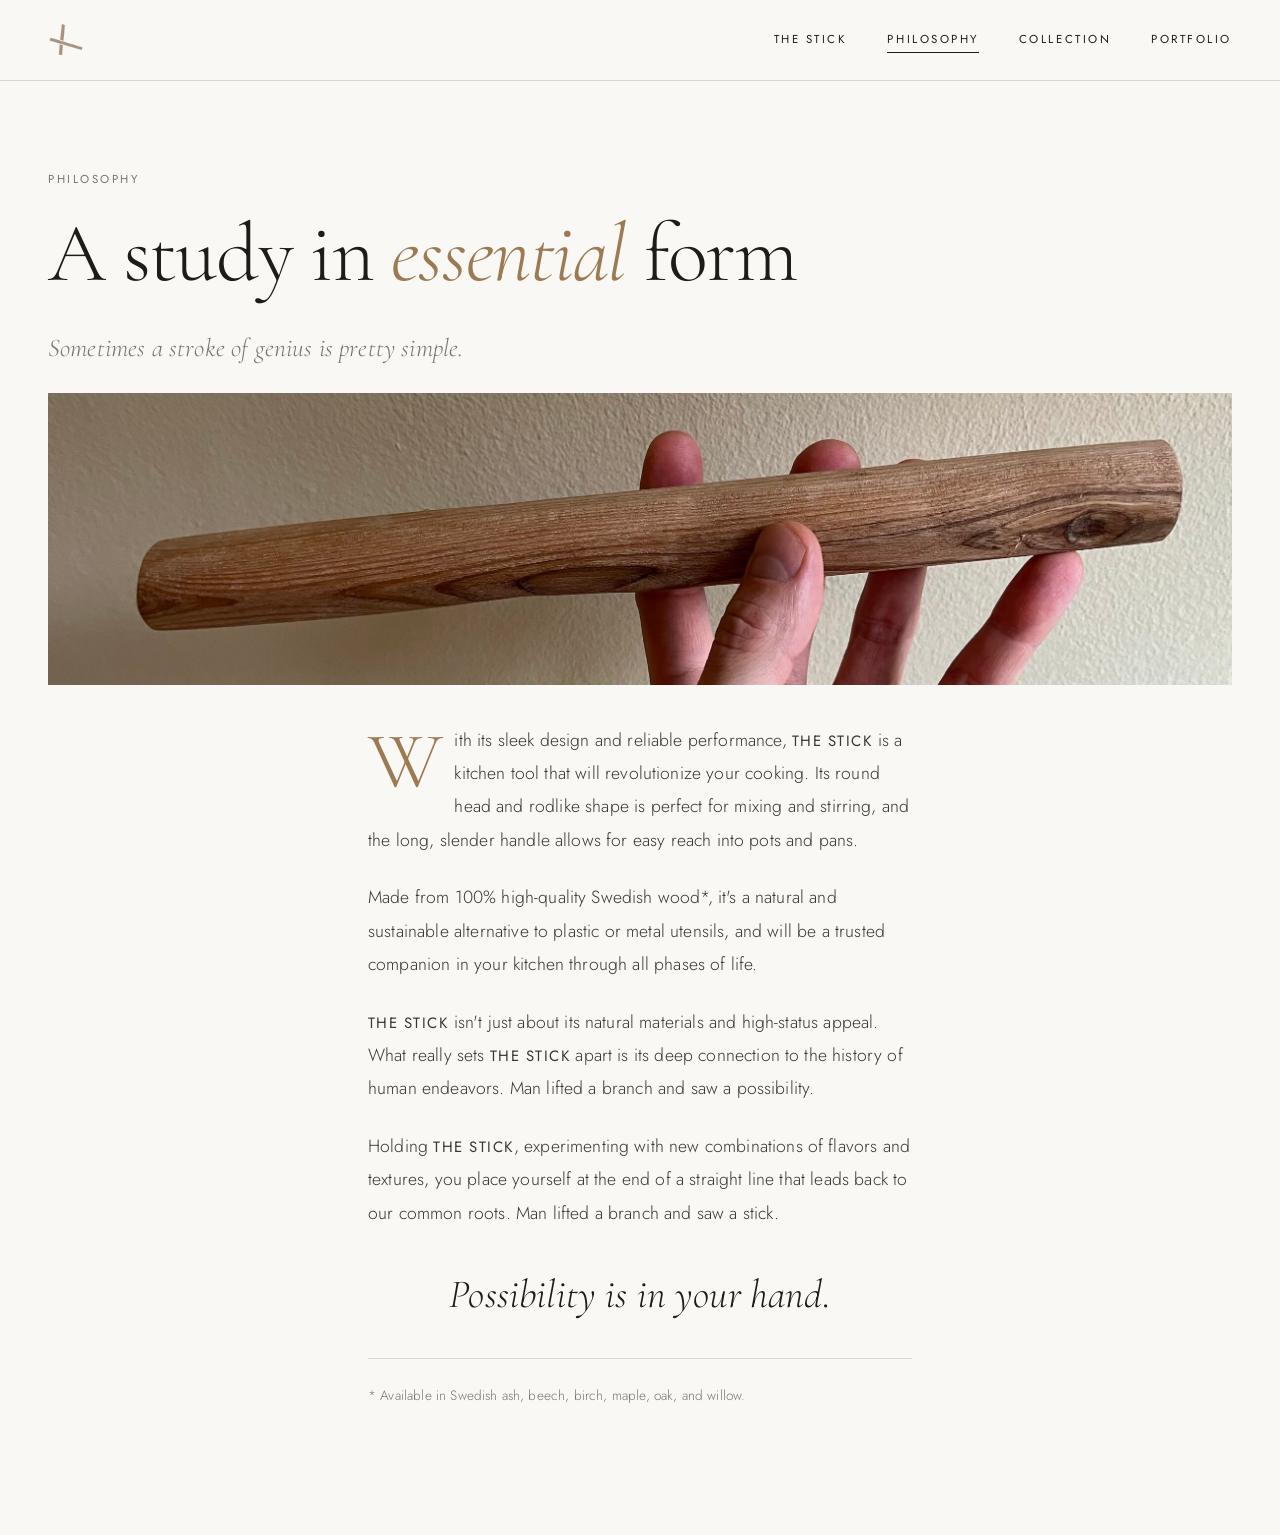
<file: philosophy.html>
<!DOCTYPE html>
<html lang="en">

<head>
    <meta charset="utf-8">
    <meta name="viewport" content="width=device-width, initial-scale=1">
    <title>The Stick - Philosophy</title>
    <link rel="preconnect" href="https://fonts.googleapis.com">
    <link rel="preconnect" href="https://fonts.gstatic.com" crossorigin>
    <link rel="stylesheet"
        href="https://fonts.googleapis.com/css2?family=Cormorant+Garamond:ital,wght@0,300;0,400;1,300;1,400&family=Jost:wght@300;400&display=swap">
    <link rel="stylesheet" href="style.css">
    <link rel="icon" type="image/png" href="img/logo.png" />
</head>

<body class="theme">
    <header class="site-header">
        <div class="wrap">
            <a href="index.html">
                <span class="sr-only">The Stick</span>
                <img src="img/logo.png" alt="">
            </a>
            <nav class="site-nav" aria-label="Global">
                <a href="index.html">The Stick</a>
                <a href="philosophy.html" aria-current="page">Philosophy</a>
                <a href="shop.html">Collection</a>
                <a href="portfolio.html">Portfolio</a>
            </nav>
        </div>
    </header>

    <main>
        <header class="wrap article-head">
            <span class="eyebrow">Philosophy</span>
            <h1 class="display">A study in <em>essential</em> form</h1>
            <p class="lede">Sometimes a stroke of genius is pretty simple.</p>
        </header>

        <div class="wrap">
            <figure class="article-image">
                <img src="img/IMG_1950-crop.jpg" alt="Fingertips balancing The Stick against a warm plaster wall">
            </figure>
        </div>

        <article class="wrap article">
            <p>With its sleek design and reliable performance, <span class="brand">The Stick</span> is a kitchen tool
                that will revolutionize your
                cooking. Its round head and rodlike shape is perfect for mixing and stirring, and the long, slender
                handle
                allows for easy reach into pots and pans.</p>
            <p>Made from 100% high-quality Swedish wood*, it's a natural and sustainable alternative to plastic or metal
                utensils, and will be a trusted companion in your kitchen through all phases of life.</p>
            <p><span class="brand">The Stick</span> isn't just about its natural materials and high-status appeal. What
                really sets <span class="brand">The Stick</span> apart
                is
                its deep connection to the history of human endeavors. Man lifted a branch and saw a possibility.</p>
            <p>Holding <span class="brand">The Stick</span>, experimenting with new combinations of flavors and
                textures, you place yourself at the
                end
                of a straight line that leads back to our common roots. Man lifted a branch and saw a stick.</p>
            <p class="closing">Possibility is in your hand.</p>
            <p class="footnote">* Available in Swedish ash, beech, birch, maple, oak, and willow.</p>
        </article>
    </main>
</body>

</html>
</file>
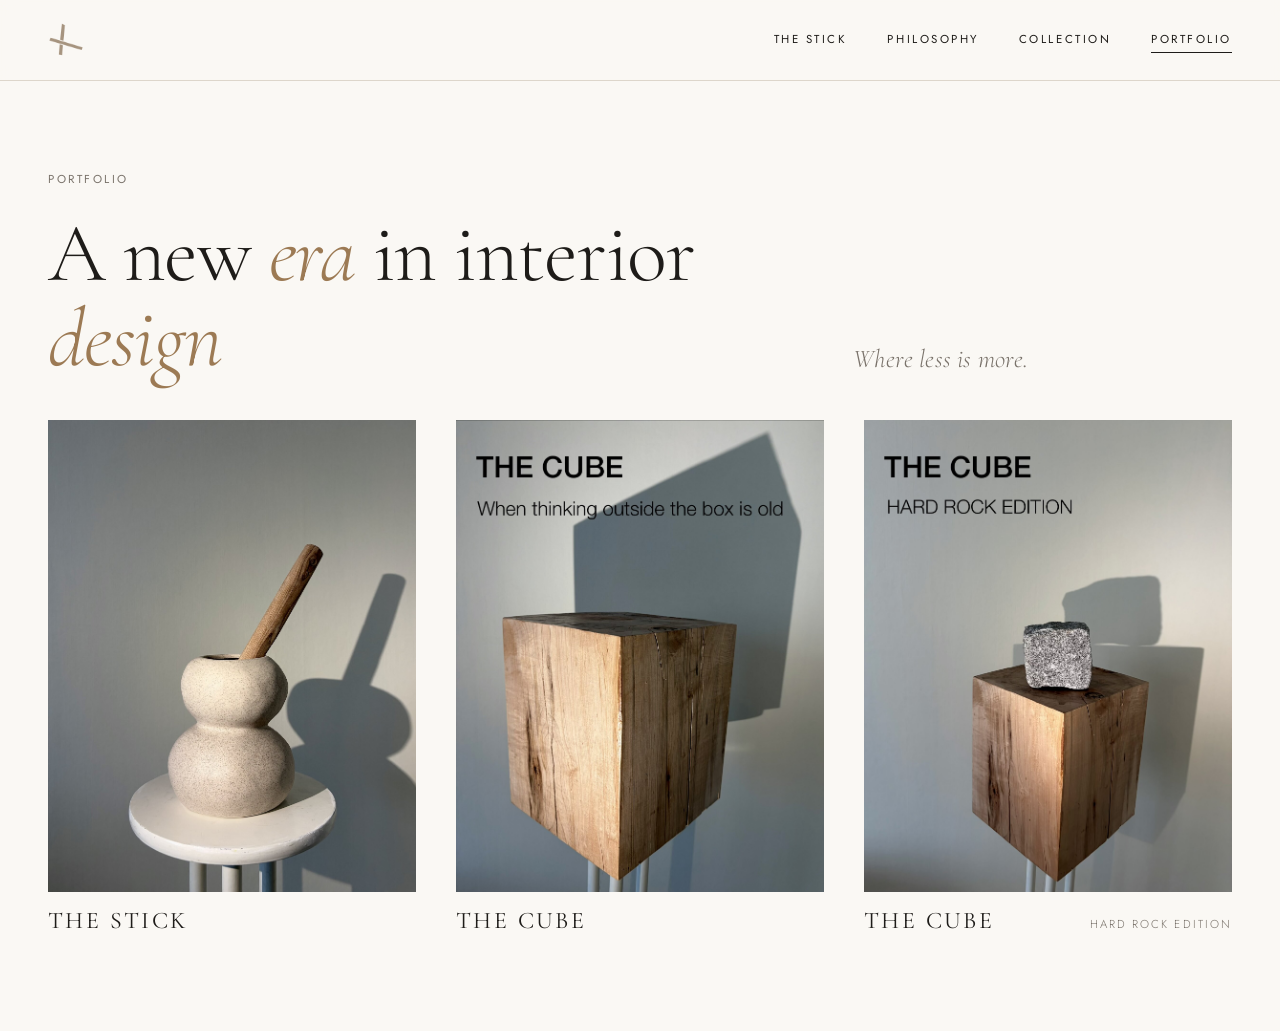
<file: portfolio.html>
<!DOCTYPE html>
<html lang="en">

<head>
    <meta charset="utf-8">
    <meta name="viewport" content="width=device-width, initial-scale=1">
    <title>The Stick - Portfolio</title>
    <link rel="preconnect" href="https://fonts.googleapis.com">
    <link rel="preconnect" href="https://fonts.gstatic.com" crossorigin>
    <link rel="stylesheet"
        href="https://fonts.googleapis.com/css2?family=Cormorant+Garamond:ital,wght@0,300;0,400;1,300;1,400&family=Jost:wght@300;400&display=swap">
    <link rel="stylesheet" href="style.css">
    <link rel="icon" type="image/png" href="img/logo.png" />
</head>

<body class="theme">
    <header class="site-header">
        <div class="wrap">
            <a href="index.html">
                <span class="sr-only">The Stick</span>
                <img src="img/logo.png" alt="">
            </a>
            <nav class="site-nav" aria-label="Global">
                <a href="index.html">The Stick</a>
                <a href="philosophy.html">Philosophy</a>
                <a href="shop.html">Collection</a>
                <a href="portfolio.html" aria-current="page">Portfolio</a>
            </nav>
        </div>
    </header>

    <main class="wrap">
        <section class="page-intro">
            <div>
                <span class="eyebrow">Portfolio</span>
                <h1 class="display">A new <em>era</em> in interior <em>design</em></h1>
            </div>
            <p class="lede">Where less is more.</p>
        </section>

        <div class="portfolio-grid">
            <figure class="work">
                <div class="work-media">
                    <img src="img/vase-web.jpg"
                        alt="A pale stoneware vase on a white pedestal, with The Stick resting in it">
                </div>
                <figcaption>
                    <h2><span class="brand">The Stick</span></h2>
                </figcaption>
            </figure>

            <figure class="work">
                <div class="work-media">
                    <img src="img/cube-crop.jpg"
                        alt="The Cube: a solid wooden block on a slender pedestal. Text: When thinking outside the box is old"
                        loading="lazy">
                </div>
                <figcaption>
                    <h2><span class="brand">The Cube</span></h2>
                </figcaption>
            </figure>

            <figure class="work">
                <div class="work-media">
                    <img src="img/rock-crop.jpg"
                        alt="The Cube, Hard Rock Edition: a small granite cube resting on top of the wooden cube"
                        loading="lazy">
                </div>
                <figcaption>
                    <h2><span class="brand">The Cube</span></h2>
                    <span class="work-note">Hard Rock Edition</span>
                </figcaption>
            </figure>
        </div>
    </main>
</body>

</html>
</file>
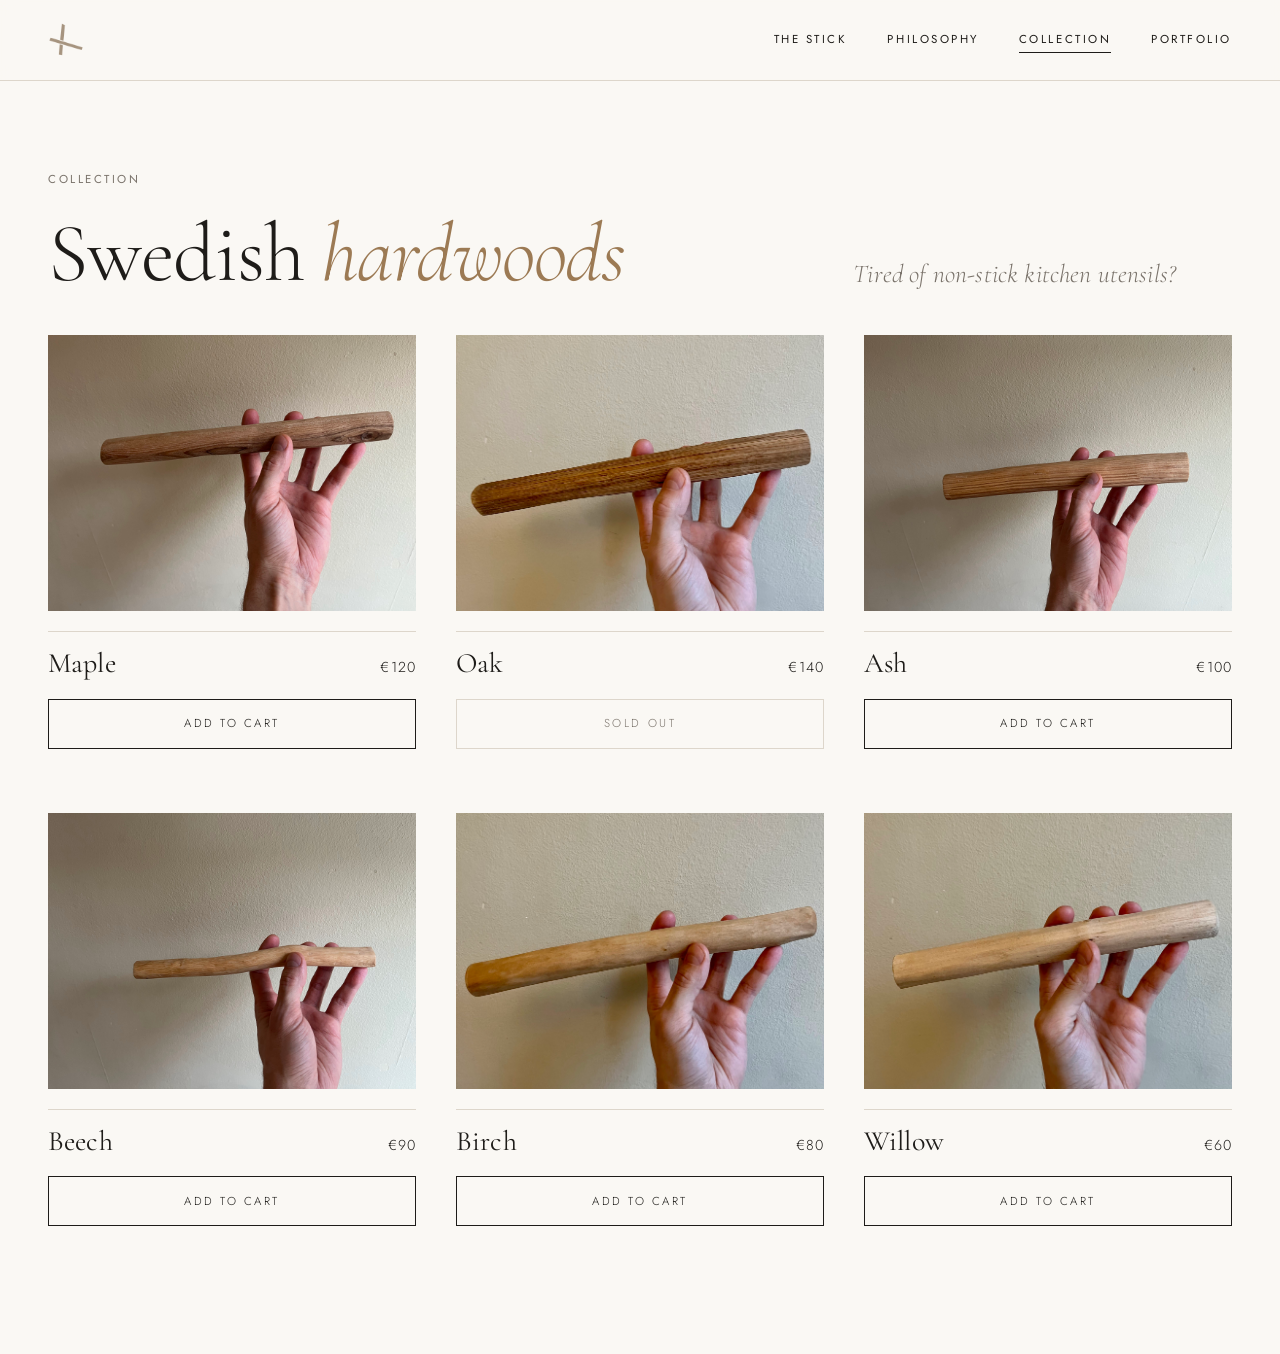
<file: shop.html>
<!DOCTYPE html>
<html lang="en">

<head>
    <meta charset="utf-8">
    <meta name="viewport" content="width=device-width, initial-scale=1">
    <title>The Stick - Collection</title>
    <link rel="preconnect" href="https://fonts.googleapis.com">
    <link rel="preconnect" href="https://fonts.gstatic.com" crossorigin>
    <link rel="stylesheet"
        href="https://fonts.googleapis.com/css2?family=Cormorant+Garamond:ital,wght@0,300;0,400;1,300;1,400&family=Jost:wght@300;400&display=swap">
    <link rel="stylesheet" href="style.css">
    <link rel="icon" type="image/png" href="img/logo.png" />
</head>

<body class="theme">
    <header class="site-header">
        <div class="wrap">
            <a href="index.html">
                <span class="sr-only">The Stick</span>
                <img src="img/logo.png" alt="">
            </a>
            <nav class="site-nav" aria-label="Global">
                <a href="index.html">The Stick</a>
                <a href="philosophy.html">Philosophy</a>
                <a href="shop.html" aria-current="page">Collection</a>
                <a href="portfolio.html">Portfolio</a>
            </nav>
        </div>
    </header>

    <main class="wrap">
        <section class="page-intro">
            <div>
                <span class="eyebrow">Collection</span>
                <h1 class="display">Swedish <em>hardwoods</em></h1>
            </div>
            <p class="lede">Tired of non-stick kitchen utensils?</p>
        </section>

        <div class="shop-grid">
            <article class="product">
                <div class="product-media"><img src="img/IMG_1950.jpg" alt="The Stick in maple" loading="lazy"></div>
                <div class="product-meta">
                    <div>
                        <h2>Maple</h2>
                    </div>
                    <span class="price">&euro;120</span>
                </div>
                <button type="button" class="add-to-cart">Add to cart</button>
            </article>

            <article class="product">
                <div class="product-media"><img src="img/IMG_1958.jpg" alt="The Stick in oak" loading="lazy"></div>
                <div class="product-meta">
                    <div>
                        <h2>Oak</h2>
                    </div>
                    <span class="price">&euro;140</span>
                </div>
                <button type="button" class="add-to-cart" disabled>Sold out</button>
            </article>

            <article class="product">
                <div class="product-media"><img src="img/IMG_1952.jpg" alt="The Stick in ash" loading="lazy"></div>
                <div class="product-meta">
                    <div>
                        <h2>Ash</h2>
                    </div>
                    <span class="price">&euro;100</span>
                </div>
                <button type="button" class="add-to-cart">Add to cart</button>
            </article>

            <article class="product">
                <div class="product-media"><img src="img/IMG_1953.jpg" alt="The Stick in beech" loading="lazy"></div>
                <div class="product-meta">
                    <div>
                        <h2>Beech</h2>
                    </div>
                    <span class="price">&euro;90</span>
                </div>
                <button type="button" class="add-to-cart">Add to cart</button>
            </article>

            <article class="product">
                <div class="product-media"><img src="img/IMG_1960.jpg" alt="The Stick in birch" loading="lazy"></div>
                <div class="product-meta">
                    <div>
                        <h2>Birch</h2>
                    </div>
                    <span class="price">&euro;80</span>
                </div>
                <button type="button" class="add-to-cart">Add to cart</button>
            </article>

            <article class="product">
                <div class="product-media"><img src="img/IMG_1961.jpg" alt="The Stick in willow" loading="lazy"></div>
                <div class="product-meta">
                    <div>
                        <h2>Willow</h2>
                    </div>
                    <span class="price">&euro;60</span>
                </div>
                <button type="button" class="add-to-cart">Add to cart</button>
            </article>
        </div>
    </main>
</body>

</html>
</file>
<file: style.css>
/*! tailwindcss v3.1.8 | MIT License | https://tailwindcss.com*/
*,
:after,
:before {
    border: 0 solid #e5e7eb;
    box-sizing: border-box
}

:after,
:before {
    --tw-content: ""
}

html {
    -webkit-text-size-adjust: 100%;
    font-family: Helvetica Neue, Arial, Noto Sans, sans-serif, Apple Color Emoji, Segoe UI Emoji, Segoe UI Symbol, Noto Color Emoji;
    line-height: 1.5;
    -moz-tab-size: 4;
    -o-tab-size: 4;
    tab-size: 4
}

body {
    line-height: inherit;
    margin: 0
}

hr {
    border-top-width: 1px;
    color: inherit;
    height: 0
}

abbr:where([title]) {
    -webkit-text-decoration: underline dotted;
    text-decoration: underline dotted
}

h1,
h2,
h3,
h4,
h5,
h6 {
    font-size: inherit;
    font-weight: inherit
}

a {
    color: inherit;
    text-decoration: inherit
}

b,
strong {
    font-weight: bolder
}

code,
kbd,
pre,
samp {
    font-family: ui-monospace, SFMono-Regular, Menlo, Monaco, Consolas, Liberation Mono, Courier New, monospace;
    font-size: 1em
}

small {
    font-size: 80%
}

sub,
sup {
    font-size: 75%;
    line-height: 0;
    position: relative;
    vertical-align: initial
}

sub {
    bottom: -.25em
}

sup {
    top: -.5em
}

table {
    border-collapse: collapse;
    border-color: inherit;
    text-indent: 0
}

button,
input,
optgroup,
select,
textarea {
    color: inherit;
    font-family: inherit;
    font-size: 100%;
    font-weight: inherit;
    line-height: inherit;
    margin: 0;
    padding: 0
}

button,
select {
    text-transform: none
}

[type=button],
[type=reset],
[type=submit],
button {
    -webkit-appearance: button;
    background-color: initial;
    background-image: none
}

:-moz-focusring {
    outline: auto
}

:-moz-ui-invalid {
    box-shadow: none
}

progress {
    vertical-align: initial
}

::-webkit-inner-spin-button,
::-webkit-outer-spin-button {
    height: auto
}

[type=search] {
    -webkit-appearance: textfield;
    outline-offset: -2px
}

::-webkit-search-decoration {
    -webkit-appearance: none
}

::-webkit-file-upload-button {
    -webkit-appearance: button;
    font: inherit
}

summary {
    display: list-item
}

blockquote,
dd,
dl,
figure,
h1,
h2,
h3,
h4,
h5,
h6,
hr,
p,
pre {
    margin: 0
}

fieldset {
    margin: 0
}

fieldset,
legend {
    padding: 0
}

menu,
ol,
ul {
    list-style: none;
    margin: 0;
    padding: 0
}

textarea {
    resize: vertical
}

input::-moz-placeholder,
textarea::-moz-placeholder {
    color: #9ca3af;
    opacity: 1
}

input::placeholder,
textarea::placeholder {
    color: #9ca3af;
    opacity: 1
}

[role=button],
button {
    cursor: pointer
}

:disabled {
    cursor: default
}

audio,
canvas,
embed,
iframe,
img,
object,
svg,
video {
    display: block;
    vertical-align: middle
}

img,
video {
    height: auto;
    max-width: 100%
}

[multiple],
[type=date],
[type=datetime-local],
[type=email],
[type=month],
[type=number],
[type=password],
[type=search],
[type=tel],
[type=text],
[type=time],
[type=url],
[type=week],
select,
textarea {
    --tw-shadow: 0 0 #0000;
    -webkit-appearance: none;
    -moz-appearance: none;
    appearance: none;
    background-color: #fff;
    border-color: #6b7280;
    border-radius: 0;
    border-width: 1px;
    font-size: 1rem;
    line-height: 1.5rem;
    padding: .5rem .75rem
}

[multiple]:focus,
[type=date]:focus,
[type=datetime-local]:focus,
[type=email]:focus,
[type=month]:focus,
[type=number]:focus,
[type=password]:focus,
[type=search]:focus,
[type=tel]:focus,
[type=text]:focus,
[type=time]:focus,
[type=url]:focus,
[type=week]:focus,
select:focus,
textarea:focus {
    --tw-ring-inset: var(--tw-empty,
            /*!*/
            /*!*/
        );
    --tw-ring-offset-width: 0px;
    --tw-ring-offset-color: #fff;
    --tw-ring-color: #2563eb;
    --tw-ring-offset-shadow: var(--tw-ring-inset) 0 0 0 var(--tw-ring-offset-width) var(--tw-ring-offset-color);
    --tw-ring-shadow: var(--tw-ring-inset) 0 0 0 calc(1px + var(--tw-ring-offset-width)) var(--tw-ring-color);
    border-color: #2563eb;
    box-shadow: var(--tw-ring-offset-shadow), var(--tw-ring-shadow), var(--tw-shadow);
    outline: 2px solid transparent;
    outline-offset: 2px
}

input::-moz-placeholder,
textarea::-moz-placeholder {
    color: #6b7280;
    opacity: 1
}

input::placeholder,
textarea::placeholder {
    color: #6b7280;
    opacity: 1
}

::-webkit-datetime-edit-fields-wrapper {
    padding: 0
}

::-webkit-date-and-time-value {
    min-height: 1.5em
}

::-webkit-datetime-edit,
::-webkit-datetime-edit-day-field,
::-webkit-datetime-edit-hour-field,
::-webkit-datetime-edit-meridiem-field,
::-webkit-datetime-edit-millisecond-field,
::-webkit-datetime-edit-minute-field,
::-webkit-datetime-edit-month-field,
::-webkit-datetime-edit-second-field,
::-webkit-datetime-edit-year-field {
    padding-bottom: 0;
    padding-top: 0
}

select {
    color-adjust: exact;
    background-image: url("data:image/svg+xml;charset=utf-8,%3Csvg xmlns='http://www.w3.org/2000/svg' fill='none' viewBox='0 0 20 20'%3E%3Cpath stroke='%236b7280' stroke-linecap='round' stroke-linejoin='round' stroke-width='1.5' d='m6 8 4 4 4-4'/%3E%3C/svg%3E");
    background-position: right .5rem center;
    background-repeat: no-repeat;
    background-size: 1.5em 1.5em;
    padding-right: 2.5rem;
    -webkit-print-color-adjust: exact;
    print-color-adjust: exact
}

[multiple] {
    color-adjust: unset;
    background-image: none;
    background-position: 0 0;
    background-repeat: unset;
    background-size: initial;
    padding-right: .75rem;
    -webkit-print-color-adjust: unset;
    print-color-adjust: unset
}

[type=checkbox],
[type=radio] {
    color-adjust: exact;
    --tw-shadow: 0 0 #0000;
    -webkit-appearance: none;
    -moz-appearance: none;
    appearance: none;
    background-color: #fff;
    background-origin: border-box;
    border-color: #6b7280;
    border-width: 1px;
    color: #2563eb;
    display: inline-block;
    flex-shrink: 0;
    height: 1rem;
    padding: 0;
    -webkit-print-color-adjust: exact;
    print-color-adjust: exact;
    -webkit-user-select: none;
    -moz-user-select: none;
    user-select: none;
    vertical-align: middle;
    width: 1rem
}

[type=checkbox] {
    border-radius: 0
}

[type=radio] {
    border-radius: 100%
}

[type=checkbox]:focus,
[type=radio]:focus {
    --tw-ring-inset: var(--tw-empty,
            /*!*/
            /*!*/
        );
    --tw-ring-offset-width: 2px;
    --tw-ring-offset-color: #fff;
    --tw-ring-color: #2563eb;
    --tw-ring-offset-shadow: var(--tw-ring-inset) 0 0 0 var(--tw-ring-offset-width) var(--tw-ring-offset-color);
    --tw-ring-shadow: var(--tw-ring-inset) 0 0 0 calc(2px + var(--tw-ring-offset-width)) var(--tw-ring-color);
    box-shadow: var(--tw-ring-offset-shadow), var(--tw-ring-shadow), var(--tw-shadow);
    outline: 2px solid transparent;
    outline-offset: 2px
}

[type=checkbox]:checked,
[type=radio]:checked {
    background-color: currentColor;
    background-position: 50%;
    background-repeat: no-repeat;
    background-size: 100% 100%;
    border-color: transparent
}

[type=checkbox]:checked {
    background-image: url("data:image/svg+xml;charset=utf-8,%3Csvg viewBox='0 0 16 16' fill='%23fff' xmlns='http://www.w3.org/2000/svg'%3E%3Cpath d='M12.207 4.793a1 1 0 0 1 0 1.414l-5 5a1 1 0 0 1-1.414 0l-2-2a1 1 0 0 1 1.414-1.414L6.5 9.086l4.293-4.293a1 1 0 0 1 1.414 0z'/%3E%3C/svg%3E")
}

[type=radio]:checked {
    background-image: url("data:image/svg+xml;charset=utf-8,%3Csvg viewBox='0 0 16 16' fill='%23fff' xmlns='http://www.w3.org/2000/svg'%3E%3Ccircle cx='8' cy='8' r='3'/%3E%3C/svg%3E")
}

[type=checkbox]:checked:focus,
[type=checkbox]:checked:hover,
[type=checkbox]:indeterminate,
[type=radio]:checked:focus,
[type=radio]:checked:hover {
    background-color: currentColor;
    border-color: transparent
}

[type=checkbox]:indeterminate {
    background-image: url("data:image/svg+xml;charset=utf-8,%3Csvg xmlns='http://www.w3.org/2000/svg' fill='none' viewBox='0 0 16 16'%3E%3Cpath stroke='%23fff' stroke-linecap='round' stroke-linejoin='round' stroke-width='2' d='M4 8h8'/%3E%3C/svg%3E");
    background-position: 50%;
    background-repeat: no-repeat;
    background-size: 100% 100%
}

[type=checkbox]:indeterminate:focus,
[type=checkbox]:indeterminate:hover {
    background-color: currentColor;
    border-color: transparent
}

[type=file] {
    background: unset;
    border-color: inherit;
    border-radius: 0;
    border-width: 0;
    font-size: unset;
    line-height: inherit;
    padding: 0
}

[type=file]:focus {
    outline: 1px solid ButtonText;
    outline: 1px auto -webkit-focus-ring-color
}

*,
:after,
:before {
    --tw-border-spacing-x: 0;
    --tw-border-spacing-y: 0;
    --tw-translate-x: 0;
    --tw-translate-y: 0;
    --tw-rotate: 0;
    --tw-skew-x: 0;
    --tw-skew-y: 0;
    --tw-scale-x: 1;
    --tw-scale-y: 1;
    --tw-pan-x: ;
    --tw-pan-y: ;
    --tw-pinch-zoom: ;
    --tw-scroll-snap-strictness: proximity;
    --tw-ordinal: ;
    --tw-slashed-zero: ;
    --tw-numeric-figure: ;
    --tw-numeric-spacing: ;
    --tw-numeric-fraction: ;
    --tw-ring-inset: ;
    --tw-ring-offset-width: 0px;
    --tw-ring-offset-color: #fff;
    --tw-ring-color: rgba(59, 130, 246, .5);
    --tw-ring-offset-shadow: 0 0 #0000;
    --tw-ring-shadow: 0 0 #0000;
    --tw-shadow: 0 0 #0000;
    --tw-shadow-colored: 0 0 #0000;
    --tw-blur: ;
    --tw-brightness: ;
    --tw-contrast: ;
    --tw-grayscale: ;
    --tw-hue-rotate: ;
    --tw-invert: ;
    --tw-saturate: ;
    --tw-sepia: ;
    --tw-drop-shadow: ;
    --tw-backdrop-blur: ;
    --tw-backdrop-brightness: ;
    --tw-backdrop-contrast: ;
    --tw-backdrop-grayscale: ;
    --tw-backdrop-hue-rotate: ;
    --tw-backdrop-invert: ;
    --tw-backdrop-opacity: ;
    --tw-backdrop-saturate: ;
    --tw-backdrop-sepia:
}

::-webkit-backdrop {
    --tw-border-spacing-x: 0;
    --tw-border-spacing-y: 0;
    --tw-translate-x: 0;
    --tw-translate-y: 0;
    --tw-rotate: 0;
    --tw-skew-x: 0;
    --tw-skew-y: 0;
    --tw-scale-x: 1;
    --tw-scale-y: 1;
    --tw-pan-x: ;
    --tw-pan-y: ;
    --tw-pinch-zoom: ;
    --tw-scroll-snap-strictness: proximity;
    --tw-ordinal: ;
    --tw-slashed-zero: ;
    --tw-numeric-figure: ;
    --tw-numeric-spacing: ;
    --tw-numeric-fraction: ;
    --tw-ring-inset: ;
    --tw-ring-offset-width: 0px;
    --tw-ring-offset-color: #fff;
    --tw-ring-color: rgba(59, 130, 246, .5);
    --tw-ring-offset-shadow: 0 0 #0000;
    --tw-ring-shadow: 0 0 #0000;
    --tw-shadow: 0 0 #0000;
    --tw-shadow-colored: 0 0 #0000;
    --tw-blur: ;
    --tw-brightness: ;
    --tw-contrast: ;
    --tw-grayscale: ;
    --tw-hue-rotate: ;
    --tw-invert: ;
    --tw-saturate: ;
    --tw-sepia: ;
    --tw-drop-shadow: ;
    --tw-backdrop-blur: ;
    --tw-backdrop-brightness: ;
    --tw-backdrop-contrast: ;
    --tw-backdrop-grayscale: ;
    --tw-backdrop-hue-rotate: ;
    --tw-backdrop-invert: ;
    --tw-backdrop-opacity: ;
    --tw-backdrop-saturate: ;
    --tw-backdrop-sepia:
}

::backdrop {
    --tw-border-spacing-x: 0;
    --tw-border-spacing-y: 0;
    --tw-translate-x: 0;
    --tw-translate-y: 0;
    --tw-rotate: 0;
    --tw-skew-x: 0;
    --tw-skew-y: 0;
    --tw-scale-x: 1;
    --tw-scale-y: 1;
    --tw-pan-x: ;
    --tw-pan-y: ;
    --tw-pinch-zoom: ;
    --tw-scroll-snap-strictness: proximity;
    --tw-ordinal: ;
    --tw-slashed-zero: ;
    --tw-numeric-figure: ;
    --tw-numeric-spacing: ;
    --tw-numeric-fraction: ;
    --tw-ring-inset: ;
    --tw-ring-offset-width: 0px;
    --tw-ring-offset-color: #fff;
    --tw-ring-color: rgba(59, 130, 246, .5);
    --tw-ring-offset-shadow: 0 0 #0000;
    --tw-ring-shadow: 0 0 #0000;
    --tw-shadow: 0 0 #0000;
    --tw-shadow-colored: 0 0 #0000;
    --tw-blur: ;
    --tw-brightness: ;
    --tw-contrast: ;
    --tw-grayscale: ;
    --tw-hue-rotate: ;
    --tw-invert: ;
    --tw-saturate: ;
    --tw-sepia: ;
    --tw-drop-shadow: ;
    --tw-backdrop-blur: ;
    --tw-backdrop-brightness: ;
    --tw-backdrop-contrast: ;
    --tw-backdrop-grayscale: ;
    --tw-backdrop-hue-rotate: ;
    --tw-backdrop-invert: ;
    --tw-backdrop-opacity: ;
    --tw-backdrop-saturate: ;
    --tw-backdrop-sepia:
}

.container {
    width: 100%
}

@media (min-width:640px) {
    .container {
        max-width: 640px
    }
}

@media (min-width:768px) {
    .container {
        max-width: 768px
    }
}

@media (min-width:1024px) {
    .container {
        max-width: 1024px
    }
}

@media (min-width:1280px) {
    .container {
        max-width: 1280px
    }
}

@media (min-width:1536px) {
    .container {
        max-width: 1536px
    }
}

.sr-only {
    clip: rect(0, 0, 0, 0);
    border-width: 0;
    height: 1px;
    margin: -1px;
    overflow: hidden;
    padding: 0;
    position: absolute;
    white-space: nowrap;
    width: 1px
}

.static {
    position: static
}

.fixed {
    position: fixed
}

.absolute {
    position: absolute
}

.relative {
    position: relative
}

.inset-0 {
    bottom: 0;
    left: 0;
    right: 0;
    top: 0
}

.top-6 {
    top: 1.5rem
}

.right-5 {
    right: 1.25rem
}

.top-2 {
    top: .5rem
}

.right-2 {
    right: .5rem
}

.right-1 {
    right: .25rem
}

.top-0 {
    top: 0
}

.-left-4 {
    left: -1rem
}

.-right-4 {
    right: -1rem
}

.z-50 {
    z-index: 50
}

.-m-3 {
    margin: -.75rem
}

.-my-4 {
    margin-bottom: -1rem;
    margin-top: -1rem
}

.mx-auto {
    margin-left: auto;
    margin-right: auto
}

.mt-2 {
    margin-top: .5rem
}

.ml-6 {
    margin-left: 1.5rem
}

.mb-4 {
    margin-bottom: 1rem
}

.mt-10 {
    margin-top: 2.5rem
}

.ml-2 {
    margin-left: .5rem
}

.mt-1 {
    margin-top: .25rem
}

.mt-3 {
    margin-top: .75rem
}

.mt-0\.5 {
    margin-top: .125rem
}

.mt-0 {
    margin-top: 0
}

.mt-11 {
    margin-top: 2.75rem
}

.ml-4 {
    margin-left: 1rem
}

.mt-14 {
    margin-top: 3.5rem
}

.mt-16 {
    margin-top: 4rem
}

.ml-1 {
    margin-left: .25rem
}

.ml-10 {
    margin-left: 2.5rem
}

.mt-4 {
    margin-top: 1rem
}

.mt-12 {
    margin-top: 3rem
}

.-mb-16 {
    margin-bottom: -4rem
}

.block {
    display: block
}

.inline {
    display: inline
}

.flex {
    display: flex
}

.table {
    display: table
}

.contents {
    display: contents
}

.hidden {
    display: none
}

.h-5 {
    height: 1.25rem
}

.h-4 {
    height: 1rem
}

.h-full {
    height: 100%
}

.h-3 {
    height: .75rem
}

.h-6 {
    height: 1.5rem
}

.h-8 {
    height: 2rem
}

.min-h-full {
    min-height: 100%
}

.min-h-\[6rem\] {
    min-height: 6rem
}

.min-h-screen {
    min-height: 100vh
}

.w-full {
    width: 100%
}

.w-5 {
    width: 1.25rem
}

.w-80 {
    width: 20rem
}

.w-4 {
    width: 1rem
}

.w-\[40rem\] {
    width: 40rem
}

.w-14 {
    width: 3.5rem
}

.w-1\/4 {
    width: 25%
}

.w-3 {
    width: .75rem
}

.w-auto {
    width: auto
}

.min-w-0 {
    min-width: 0
}

.max-w-3xl {
    max-width: 48rem
}

.max-w-2xl {
    max-width: 42rem
}

.max-w-7xl {
    max-width: 80rem
}

.max-w-md {
    max-width: 28rem
}

.flex-none {
    flex: none
}

.flex-1 {
    flex: 1 1 0%
}

.translate-y-4 {
    --tw-translate-y: 1rem
}

.translate-y-0,
.translate-y-4 {
    transform: translate(var(--tw-translate-x), var(--tw-translate-y)) rotate(var(--tw-rotate)) skewX(var(--tw-skew-x)) skewY(var(--tw-skew-y)) scaleX(var(--tw-scale-x)) scaleY(var(--tw-scale-y))
}

.translate-y-0 {
    --tw-translate-y: 0px
}

.transform {
    transform: translate(var(--tw-translate-x), var(--tw-translate-y)) rotate(var(--tw-rotate)) skewX(var(--tw-skew-x)) skewY(var(--tw-skew-y)) scaleX(var(--tw-scale-x)) scaleY(var(--tw-scale-y))
}

@-webkit-keyframes spin {
    to {
        transform: rotate(1turn)
    }
}

@keyframes spin {
    to {
        transform: rotate(1turn)
    }
}

.animate-spin {
    -webkit-animation: spin 1s linear infinite;
    animation: spin 1s linear infinite
}

.flex-col {
    flex-direction: column
}

.items-center {
    align-items: center
}

.justify-center {
    justify-content: center
}

.justify-between {
    justify-content: space-between
}

.gap-5 {
    gap: 1.25rem
}

.gap-1\.5 {
    gap: .375rem
}

.gap-1 {
    gap: .25rem
}

.gap-6 {
    gap: 1.5rem
}

.gap-4 {
    gap: 1rem
}

.gap-3 {
    gap: .75rem
}

.gap-2 {
    gap: .5rem
}

.space-y-8>:not([hidden])~:not([hidden]) {
    --tw-space-y-reverse: 0;
    margin-bottom: calc(2rem*var(--tw-space-y-reverse));
    margin-top: calc(2rem*(1 - var(--tw-space-y-reverse)))
}

.space-x-8>:not([hidden])~:not([hidden]) {
    --tw-space-x-reverse: 0;
    margin-left: calc(2rem*(1 - var(--tw-space-x-reverse)));
    margin-right: calc(2rem*var(--tw-space-x-reverse))
}

.divide-y>:not([hidden])~:not([hidden]) {
    --tw-divide-y-reverse: 0;
    border-bottom-width: calc(1px*var(--tw-divide-y-reverse));
    border-top-width: calc(1px*(1 - var(--tw-divide-y-reverse)))
}

.divide-zinc-100>:not([hidden])~:not([hidden]) {
    --tw-divide-opacity: 1;
    border-color: rgb(244 244 245/var(--tw-divide-opacity))
}

.overflow-hidden {
    overflow: hidden
}

.overflow-y-auto {
    overflow-y: auto
}

.whitespace-nowrap {
    white-space: nowrap
}

.rounded-2xl {
    border-radius: 1rem
}

.rounded-lg {
    border-radius: .5rem
}

.rounded {
    border-radius: .25rem
}

.rounded-md {
    border-radius: .375rem
}

.rounded-full {
    border-radius: 9999px
}

.border {
    border-width: 1px
}

.border-0 {
    border-width: 0
}

.border-t {
    border-top-width: 1px
}

.border-b {
    border-bottom-width: 1px
}

.border-zinc-300 {
    --tw-border-opacity: 1;
    border-color: rgb(212 212 216/var(--tw-border-opacity))
}

.border-gray-300 {
    --tw-border-opacity: 1;
    border-color: rgb(209 213 219/var(--tw-border-opacity))
}

.border-rose-400 {
    --tw-border-opacity: 1;
    border-color: rgb(251 113 133/var(--tw-border-opacity))
}

.border-zinc-200 {
    --tw-border-opacity: 1;
    border-color: rgb(228 228 231/var(--tw-border-opacity))
}

.border-zinc-100 {
    --tw-border-opacity: 1;
    border-color: rgb(244 244 245/var(--tw-border-opacity))
}

.bg-zinc-50\/90 {
    background-color: hsla(0, 0%, 98%, .9)
}

.bg-white {
    --tw-bg-opacity: 1;
    background-color: rgb(255 255 255/var(--tw-bg-opacity))
}

.bg-emerald-50 {
    --tw-bg-opacity: 1;
    background-color: rgb(215 203 205/var(--tw-bg-opacity))
}

.bg-rose-50 {
    --tw-bg-opacity: 1;
    background-color: rgb(235 220 220/var(--tw-bg-opacity))
}

.bg-rose-50 {
    --tw-bg-opacity: 1;
    background-color: rgb(245 230 230/var(--tw-bg-opacity))
}

.bg-zinc-900 {
    --tw-bg-opacity: 1;
    background-color: rgb(24 24 27/var(--tw-bg-opacity))
}

.bg-brand\/5 {
    background-color: rgba(253, 79, 0, .05)
}

.bg-gray-900 {
    --tw-bg-opacity: 1;
    background-color: rgb(17 24 39/var(--tw-bg-opacity))
}

.bg-indigo-500 {
    --tw-bg-opacity: 1;
    background-color: rgb(99 102 241/var(--tw-bg-opacity))
}

.fill-cyan-900 {
    fill: #164e63
}

.fill-rose-900 {
    fill: #881337
}

.fill-rose-500 {
    fill: #f43f5e
}

.stroke-current {
    stroke: currentColor
}

.p-4 {
    padding: 1rem
}

.p-14 {
    padding: 3.5rem
}

.p-3 {
    padding: .75rem
}

.p-2 {
    padding: .5rem
}

.p-0 {
    padding: 0
}

.py-2 {
    padding-bottom: .5rem;
    padding-top: .5rem
}

.px-3 {
    padding-left: .75rem;
    padding-right: .75rem
}

.py-\[7px\] {
    padding-bottom: 7px;
    padding-top: 7px
}

.px-\[11px\] {
    padding-left: 11px;
    padding-right: 11px
}

.px-4 {
    padding-left: 1rem;
    padding-right: 1rem
}

.py-4 {
    padding-bottom: 1rem;
    padding-top: 1rem
}

.py-3 {
    padding-bottom: .75rem;
    padding-top: .75rem
}

.px-2 {
    padding-left: .5rem;
    padding-right: .5rem
}

.py-10 {
    padding-bottom: 2.5rem;
    padding-top: 2.5rem
}

.pb-4 {
    padding-bottom: 1rem
}

.pr-6 {
    padding-right: 1.5rem
}

.pt-6 {
    padding-top: 1.5rem
}

.pt-10 {
    padding-top: 2.5rem
}

.text-left {
    text-align: left
}

.text-right {
    text-align: right
}

.text-lg {
    font-size: 1.125rem;
    line-height: 1.75rem
}

.text-sm {
    font-size: .875rem;
    line-height: 1.25rem
}

.text-\[0\.8125rem\] {
    font-size: .8125rem
}

.text-base {
    font-size: 1rem;
    line-height: 1.5rem
}

.text-4xl {
    font-size: 2.25rem;
    line-height: 2.5rem
}

.font-semibold {
    font-weight: 600
}

.font-normal {
    font-weight: 400
}

.font-medium {
    font-weight: 500
}

.font-bold {
    font-weight: 700
}

.leading-8 {
    line-height: 2rem
}

.leading-6 {
    line-height: 1.5rem
}

.leading-5 {
    line-height: 1.25rem
}

.tracking-tight {
    letter-spacing: -.025em
}

.text-zinc-800 {
    --tw-text-opacity: 1;
    color: rgb(39 39 42/var(--tw-text-opacity))
}

.text-zinc-600 {
    --tw-text-opacity: 1;
    color: rgb(82 82 91/var(--tw-text-opacity))
}

.text-zinc-900 {
    --tw-text-opacity: 1;
    color: rgb(24 24 27/var(--tw-text-opacity))
}

.text-emerald-800 {
    --tw-text-opacity: 1;
    color: rgb(6 95 70/var(--tw-text-opacity))
}

.text-rose-900 {
    --tw-text-opacity: 1;
    color: rgb(136 19 55/var(--tw-text-opacity))
}

.text-white {
    --tw-text-opacity: 1;
    color: rgb(255 255 255/var(--tw-text-opacity))
}

.text-rose-600 {
    --tw-text-opacity: 1;
    color: rgb(225 29 72/var(--tw-text-opacity))
}

.text-zinc-500 {
    --tw-text-opacity: 1;
    color: rgb(143 143 162/var(--tw-text-opacity))
}

.text-zinc-700 {
    --tw-text-opacity: 1;
    color: rgb(63 63 70/var(--tw-text-opacity))
}

.text-brand {
    --tw-text-opacity: 1;
    color: rgb(253 79 0/var(--tw-text-opacity))
}

.text-gray-500 {
    --tw-text-opacity: 1;
    color: rgb(107 114 128/var(--tw-text-opacity))
}

.text-indigo-400 {
    --tw-text-opacity: 1;
    color: rgb(129 140 248/var(--tw-text-opacity))
}

.text-gray-300 {
    --tw-text-opacity: 1;
    color: rgb(209 213 219/var(--tw-text-opacity))
}

.text-gray-900 {
    --tw-text-opacity: 1;
    color: rgb(17 24 39/var(--tw-text-opacity))
}

.placeholder-gray-500::-moz-placeholder {
    --tw-placeholder-opacity: 1;
    color: rgb(107 114 128/var(--tw-placeholder-opacity))
}

.placeholder-gray-500::placeholder {
    --tw-placeholder-opacity: 1;
    color: rgb(107 114 128/var(--tw-placeholder-opacity))
}

.opacity-20 {
    opacity: .2
}

.opacity-40 {
    opacity: .4
}

.opacity-0 {
    opacity: 0
}

.opacity-100 {
    opacity: 1
}

.shadow-lg {
    --tw-shadow: 0 10px 15px -3px rgba(0, 0, 0, .1), 0 4px 6px -4px rgba(0, 0, 0, .1);
    --tw-shadow-colored: 0 10px 15px -3px var(--tw-shadow-color), 0 4px 6px -4px var(--tw-shadow-color)
}

.shadow-lg,
.shadow-md {
    box-shadow: var(--tw-ring-offset-shadow, 0 0 #0000), var(--tw-ring-shadow, 0 0 #0000), var(--tw-shadow)
}

.shadow-md {
    --tw-shadow: 0 4px 6px -1px rgba(0, 0, 0, .1), 0 2px 4px -2px rgba(0, 0, 0, .1);
    --tw-shadow-colored: 0 4px 6px -1px var(--tw-shadow-color), 0 2px 4px -2px var(--tw-shadow-color)
}

.shadow-sm {
    --tw-shadow: 0 1px 2px 0 rgba(0, 0, 0, .05);
    --tw-shadow-colored: 0 1px 2px 0 var(--tw-shadow-color)
}

.shadow,
.shadow-sm {
    box-shadow: var(--tw-ring-offset-shadow, 0 0 #0000), var(--tw-ring-shadow, 0 0 #0000), var(--tw-shadow)
}

.shadow {
    --tw-shadow: 0 1px 3px 0 rgba(0, 0, 0, .1), 0 1px 2px -1px rgba(0, 0, 0, .1);
    --tw-shadow-colored: 0 1px 3px 0 var(--tw-shadow-color), 0 1px 2px -1px var(--tw-shadow-color)
}

.shadow-zinc-700\/10 {
    --tw-shadow-color: rgba(63, 63, 70, .1);
    --tw-shadow: var(--tw-shadow-colored)
}

.shadow-zinc-900\/5 {
    --tw-shadow-color: rgba(24, 24, 27, .05);
    --tw-shadow: var(--tw-shadow-colored)
}

.ring-1 {
    --tw-ring-offset-shadow: var(--tw-ring-inset) 0 0 0 var(--tw-ring-offset-width) var(--tw-ring-offset-color);
    --tw-ring-shadow: var(--tw-ring-inset) 0 0 0 calc(1px + var(--tw-ring-offset-width)) var(--tw-ring-color);
    box-shadow: var(--tw-ring-offset-shadow), var(--tw-ring-shadow), var(--tw-shadow, 0 0 #0000)
}

.ring-zinc-700\/10 {
    --tw-ring-color: rgba(63, 63, 70, .1)
}

.ring-emerald-500 {
    --tw-ring-opacity: 1;
    --tw-ring-color: rgb(16 185 129/var(--tw-ring-opacity))
}

.ring-rose-500 {
    --tw-ring-opacity: 1;
    --tw-ring-color: rgb(244 63 94/var(--tw-ring-opacity))
}

.filter {
    filter: var(--tw-blur) var(--tw-brightness) var(--tw-contrast) var(--tw-grayscale) var(--tw-hue-rotate) var(--tw-invert) var(--tw-saturate) var(--tw-sepia) var(--tw-drop-shadow)
}

.transition-opacity {
    transition-duration: .15s;
    transition-property: opacity;
    transition-timing-function: cubic-bezier(.4, 0, .2, 1)
}

.transition {
    transition-duration: .15s;
    transition-property: color, background-color, border-color, fill, stroke, opacity, box-shadow, transform, filter, -webkit-text-decoration-color, -webkit-backdrop-filter;
    transition-property: color, background-color, border-color, text-decoration-color, fill, stroke, opacity, box-shadow, transform, filter, backdrop-filter;
    transition-property: color, background-color, border-color, text-decoration-color, fill, stroke, opacity, box-shadow, transform, filter, backdrop-filter, -webkit-text-decoration-color, -webkit-backdrop-filter;
    transition-timing-function: cubic-bezier(.4, 0, .2, 1)
}

.transition-all {
    transition-duration: .15s;
    transition-property: all;
    transition-timing-function: cubic-bezier(.4, 0, .2, 1)
}

.duration-300 {
    transition-duration: .3s
}

.duration-200 {
    transition-duration: .2s
}

.ease-out {
    transition-timing-function: cubic-bezier(0, 0, .2, 1)
}

.ease-in {
    transition-timing-function: cubic-bezier(.4, 0, 1, 1)
}

.hover\:cursor-pointer:hover {
    cursor: pointer
}

.hover\:bg-zinc-700:hover {
    --tw-bg-opacity: 1;
    background-color: rgb(63 63 70/var(--tw-bg-opacity))
}

.hover\:bg-zinc-50:hover {
    --tw-bg-opacity: 1;
    background-color: rgb(250 250 250/var(--tw-bg-opacity))
}

.hover\:bg-indigo-600:hover {
    --tw-bg-opacity: 1;
    background-color: rgb(179 110 129/var(--tw-bg-opacity))
}

.hover\:text-zinc-700:hover {
    --tw-text-opacity: 1;
    color: rgb(63 63 70/var(--tw-text-opacity))
}

.hover\:text-gray-300:hover {
    --tw-text-opacity: 1;
    color: rgb(209 213 219/var(--tw-text-opacity))
}

.hover\:opacity-40:hover {
    opacity: .4
}

.focus\:border-zinc-500:focus {
    --tw-border-opacity: 1;
    border-color: rgb(113 113 122/var(--tw-border-opacity))
}

.focus\:border-zinc-400:focus {
    --tw-border-opacity: 1;
    border-color: rgb(161 161 170/var(--tw-border-opacity))
}

.focus\:border-rose-400:focus {
    --tw-border-opacity: 1;
    border-color: rgb(251 113 133/var(--tw-border-opacity))
}

.focus\:outline-none:focus {
    outline: 2px solid transparent;
    outline-offset: 2px
}

.focus\:ring-4:focus {
    --tw-ring-offset-shadow: var(--tw-ring-inset) 0 0 0 var(--tw-ring-offset-width) var(--tw-ring-offset-color);
    --tw-ring-shadow: var(--tw-ring-inset) 0 0 0 calc(4px + var(--tw-ring-offset-width)) var(--tw-ring-color)
}

.focus\:ring-2:focus,
.focus\:ring-4:focus {
    box-shadow: var(--tw-ring-offset-shadow), var(--tw-ring-shadow), var(--tw-shadow, 0 0 #0000)
}

.focus\:ring-2:focus {
    --tw-ring-offset-shadow: var(--tw-ring-inset) 0 0 0 var(--tw-ring-offset-width) var(--tw-ring-offset-color);
    --tw-ring-shadow: var(--tw-ring-inset) 0 0 0 calc(2px + var(--tw-ring-offset-width)) var(--tw-ring-color)
}

.focus\:ring-zinc-900:focus {
    --tw-ring-opacity: 1;
    --tw-ring-color: rgb(24 24 27/var(--tw-ring-opacity))
}

.focus\:ring-zinc-500:focus {
    --tw-ring-opacity: 1;
    --tw-ring-color: rgb(113 113 122/var(--tw-ring-opacity))
}

.focus\:ring-zinc-800\/5:focus {
    --tw-ring-color: rgba(39, 39, 42, .05)
}

.focus\:ring-rose-400\/10:focus {
    --tw-ring-color: rgba(251, 113, 133, .1)
}

.focus\:ring-indigo-300:focus {
    --tw-ring-opacity: 1;
    --tw-ring-color: rgb(165 180 252/var(--tw-ring-opacity))
}

.focus\:ring-offset-2:focus {
    --tw-ring-offset-width: 2px
}

.focus\:ring-offset-gray-900:focus {
    --tw-ring-offset-color: #111827
}

.active\:text-white\/80:active {
    color: hsla(0, 0%, 100%, .8)
}

.group:hover .group-hover\:bg-zinc-50 {
    --tw-bg-opacity: 1;
    background-color: rgb(250 250 250/var(--tw-bg-opacity))
}

.group:hover .group-hover\:opacity-70 {
    opacity: .7
}

.phx-no-feedback.phx-no-feedback\:hidden {
    display: none
}

.phx-no-feedback.phx-no-feedback\:border-zinc-300 {
    --tw-border-opacity: 1;
    border-color: rgb(212 212 216/var(--tw-border-opacity))
}

.phx-no-feedback.phx-no-feedback\:focus\:border-zinc-400:focus {
    --tw-border-opacity: 1;
    border-color: rgb(161 161 170/var(--tw-border-opacity))
}

.phx-no-feedback.phx-no-feedback\:focus\:ring-zinc-800\/5:focus {
    --tw-ring-color: rgba(39, 39, 42, .05)
}

.phx-no-feedback .phx-no-feedback\:hidden {
    display: none
}

.phx-no-feedback .phx-no-feedback\:border-zinc-300 {
    --tw-border-opacity: 1;
    border-color: rgb(212 212 216/var(--tw-border-opacity))
}

.phx-no-feedback .phx-no-feedback\:focus\:border-zinc-400:focus {
    --tw-border-opacity: 1;
    border-color: rgb(161 161 170/var(--tw-border-opacity))
}

.phx-no-feedback .phx-no-feedback\:focus\:ring-zinc-800\/5:focus {
    --tw-ring-color: rgba(39, 39, 42, .05)
}

.phx-submit-loading .phx-submit-loading\:opacity-75,
.phx-submit-loading.phx-submit-loading\:opacity-75 {
    opacity: .75
}

@media (min-width:640px) {
    .sm\:mx-auto {
        margin-left: auto;
        margin-right: auto
    }

    .sm\:mt-5 {
        margin-top: 1.25rem
    }

    .sm\:mt-12 {
        margin-top: 3rem
    }

    .sm\:mt-0 {
        margin-top: 0
    }

    .sm\:ml-3 {
        margin-left: .75rem
    }

    .sm\:mt-4 {
        margin-top: 1rem
    }

    .sm\:-mb-48 {
        margin-bottom: -12rem
    }

    .sm\:flex {
        display: flex
    }

    .sm\:h-10 {
        height: 2.5rem
    }

    .sm\:w-96 {
        width: 24rem
    }

    .sm\:w-full {
        width: 100%
    }

    .sm\:max-w-2xl {
        max-width: 42rem
    }

    .sm\:max-w-xl {
        max-width: 36rem
    }

    .sm\:translate-y-0 {
        --tw-translate-y: 0px
    }

    .sm\:scale-95,
    .sm\:translate-y-0 {
        transform: translate(var(--tw-translate-x), var(--tw-translate-y)) rotate(var(--tw-rotate)) skewX(var(--tw-skew-x)) skewY(var(--tw-skew-y)) scaleX(var(--tw-scale-x)) scaleY(var(--tw-scale-y))
    }

    .sm\:scale-95 {
        --tw-scale-x: .95;
        --tw-scale-y: .95
    }

    .sm\:scale-100 {
        --tw-scale-x: 1;
        --tw-scale-y: 1;
        transform: translate(var(--tw-translate-x), var(--tw-translate-y)) rotate(var(--tw-rotate)) skewX(var(--tw-skew-x)) skewY(var(--tw-skew-y)) scaleX(var(--tw-scale-x)) scaleY(var(--tw-scale-y))
    }

    .sm\:gap-8 {
        gap: 2rem
    }

    .sm\:overflow-visible {
        overflow: visible
    }

    .sm\:rounded-l-xl {
        border-bottom-left-radius: .75rem;
        border-top-left-radius: .75rem
    }

    .sm\:rounded-r-xl {
        border-bottom-right-radius: .75rem;
        border-top-right-radius: .75rem
    }

    .sm\:p-6 {
        padding: 1.5rem
    }

    .sm\:px-0 {
        padding-left: 0;
        padding-right: 0
    }

    .sm\:px-6 {
        padding-left: 1.5rem;
        padding-right: 1.5rem
    }

    .sm\:pt-16 {
        padding-top: 4rem
    }

    .sm\:text-center {
        text-align: center
    }

    .sm\:text-sm {
        font-size: .875rem;
        line-height: 1.25rem
    }

    .sm\:text-6xl {
        font-size: 3.75rem;
        line-height: 1
    }

    .sm\:text-xl {
        font-size: 1.25rem;
        line-height: 1.75rem
    }

    .sm\:leading-6 {
        line-height: 1.5rem
    }
}

@media (min-width:1024px) {
    .lg\:absolute {
        position: absolute
    }

    .lg\:relative {
        position: relative
    }

    .lg\:inset-y-0 {
        bottom: 0;
        top: 0
    }

    .lg\:left-0 {
        left: 0
    }

    .lg\:m-0 {
        margin: 0
    }

    .lg\:mx-0 {
        margin-left: 0;
        margin-right: 0
    }

    .lg\:mt-6 {
        margin-top: 1.5rem
    }

    .lg\:flex {
        display: flex
    }

    .lg\:grid {
        display: grid
    }

    .lg\:h-full {
        height: 100%
    }

    .lg\:w-auto {
        width: auto
    }

    .lg\:max-w-none {
        max-width: none
    }

    .lg\:grid-cols-2 {
        grid-template-columns: repeat(2, minmax(0, 1fr))
    }

    .lg\:items-center {
        align-items: center
    }

    .lg\:gap-8 {
        gap: 2rem
    }

    .lg\:overflow-hidden {
        overflow: hidden
    }

    .lg\:py-8 {
        padding-bottom: 2rem;
        padding-top: 2rem
    }

    .lg\:px-8 {
        padding-left: 2rem;
        padding-right: 2rem
    }

    .lg\:px-0 {
        padding-left: 0;
        padding-right: 0
    }

    .lg\:py-24 {
        padding-bottom: 6rem;
        padding-top: 6rem
    }

    .lg\:pt-8 {
        padding-top: 2rem
    }

    .lg\:pb-14 {
        padding-bottom: 3.5rem
    }

    .lg\:text-left {
        text-align: left
    }

    .lg\:text-lg {
        font-size: 1.125rem;
        line-height: 1.75rem
    }
}

@media (min-width:1280px) {
    .xl\:text-6xl {
        font-size: 3.75rem;
        line-height: 1
    }

    .xl\:text-xl {
        font-size: 1.25rem;
        line-height: 1.75rem
    }
}

/* ---------- Scandinavian editorial theme ---------- */
:root {
    --paper: #faf8f4;
    --linen: #f1ece3;
    --ink: #1e1c19;
    --stone: #7a736b;
    --line: #ddd6cb;
    --oak: #9c7a54;
    --serif: "Cormorant Garamond", Georgia, "Times New Roman", serif;
    --sans: "Jost", "Helvetica Neue", Arial, sans-serif;
    --page-top: clamp(3rem, 7vw, 6rem);
}

.theme {
    background: var(--paper);
    color: var(--ink);
    font-family: var(--sans);
    font-weight: 300;
    letter-spacing: .01em;
    -webkit-font-smoothing: antialiased;
}

.wrap {
    max-width: 1280px;
    margin: 0 auto;
    padding: 0 clamp(1.25rem, 4vw, 3rem);
}

/* Header */
.site-header {
    position: sticky;
    top: 0;
    z-index: 10;
    background: rgba(250, 248, 244, .92);
    backdrop-filter: blur(8px);
    border-bottom: 1px solid var(--line);
}

.site-header .wrap {
    display: flex;
    align-items: center;
    justify-content: space-between;
    height: 5rem;
}

.site-header img {
    height: 2.25rem;
    width: auto;
}

.site-nav {
    display: flex;
    gap: 2.5rem;
}

.site-nav a,
.eyebrow {
    font-size: .72rem;
    font-weight: 400;
    letter-spacing: .22em;
    text-transform: uppercase;
}

.site-nav a {
    position: relative;
    padding: .25rem 0;
}

.site-nav a::after {
    content: "";
    position: absolute;
    left: 0;
    bottom: 0;
    width: 100%;
    height: 1px;
    background: currentColor;
    transform: scaleX(0);
    transform-origin: left;
    transition: transform .4s ease;
}

.site-nav a:hover::after,
.site-nav a[aria-current="page"]::after {
    transform: scaleX(1);
}

/* Typography */
.eyebrow {
    display: block;
    margin-bottom: 1.5rem;
    color: var(--stone);
}

.display {
    font-family: var(--serif);
    font-weight: 300;
    font-size: clamp(2.75rem, 6.5vw, 5.75rem);
    line-height: 1.02;
    letter-spacing: -.015em;
}

.display em {
    font-style: italic;
    color: var(--oak);
}

.brand {
    font-size: .85em;
    font-weight: 400;
    letter-spacing: .1em;
    text-transform: uppercase;
}

.display-sm {
    font-size: clamp(2rem, 4vw, 3.25rem);
}

.lede {
    max-width: 28rem;
    margin-top: 2rem;
    font-family: var(--serif);
    font-size: clamp(1.25rem, 2vw, 1.6rem);
    font-style: italic;
    color: var(--stone);
}

.text-link {
    display: inline-flex;
    align-items: center;
    gap: .75rem;
    margin-top: 2.5rem;
    padding-bottom: .4rem;
    border-bottom: 1px solid var(--ink);
    font-size: .75rem;
    letter-spacing: .22em;
    text-transform: uppercase;
    transition: gap .3s ease;
}

.text-link:hover {
    gap: 1.25rem;
}

/* Home */
.hero {
    display: grid;
    grid-template-columns: 1fr 1fr;
    gap: 4rem;
    align-items: start;
    padding-top: var(--page-top);
    padding-bottom: 4rem;
}

.hero-image {
    display: flex;
    align-items: center;
    justify-content: center;
    aspect-ratio: 4 / 5;
    padding: 3rem;
    background: var(--paper);
}

/* Multiply turns the photo's pure white backdrop into the page colour */
.hero-image img {
    max-height: 100%;
    object-fit: contain;
    mix-blend-mode: multiply;
}

.section {
    padding: clamp(5rem, 10vw, 9rem) 0;
    border-top: 1px solid var(--line);
}

.editorial {
    display: grid;
    grid-template-columns: 1fr 2fr;
    gap: 4rem;
}

.editorial h2 {
    font-family: var(--serif);
    font-weight: 300;
    font-size: clamp(2rem, 3.5vw, 3rem);
    line-height: 1.1;
}

.columns {
    columns: 2;
    column-gap: 3rem;
    font-size: 1.05rem;
    line-height: 1.85;
    color: #3a3632;
}

.columns p {
    margin-bottom: 1.25rem;
    break-inside: avoid;
}

.columns p:first-child::first-letter {
    float: left;
    padding: .35rem .6rem 0 0;
    font-family: var(--serif);
    font-size: 4.5rem;
    line-height: .85;
    color: var(--oak);
}

.quote {
    max-width: 56rem;
    margin: 0 auto;
    text-align: center;
    font-family: var(--serif);
    font-weight: 300;
    font-style: italic;
    font-size: clamp(2rem, 4.5vw, 3.75rem);
    line-height: 1.15;
}

.feature {
    position: relative;
    margin: 0;
    width: 100vw;
    overflow: hidden;
}

.feature img {
    display: block;
    width: 100%;
    height: auto;
}

.feature figcaption {
    position: absolute;
    left: clamp(1.25rem, 4vw, 3rem);
    bottom: clamp(1.5rem, 5vw, 4rem);
    font-family: var(--serif);
    font-style: italic;
    font-size: clamp(1.75rem, 3.5vw, 3rem);
}

.woods {
    display: grid;
    grid-template-columns: repeat(6, 1fr);
}

.woods li {
    padding: 2.5rem 1rem;
    background: var(--paper);
    text-align: center;
    font-family: var(--serif);
    font-size: 1.75rem;
}

.waitlist {
    background: var(--linen);
    text-align: center;
}

.waitlist form {
    display: flex;
    max-width: 32rem;
    margin: 2.5rem auto 0;
    border-bottom: 1px solid var(--ink);
}

.waitlist form:focus-within {
    border-bottom-width: 2px;
}

.waitlist input {
    flex: 1;
    padding: 1rem 0;
    background: transparent;
    font-size: 1rem;
}

.waitlist input:focus {
    outline: none;
}

.waitlist button {
    padding: 0 0 0 1.5rem;
    font-size: .75rem;
    letter-spacing: .22em;
    text-transform: uppercase;
    cursor: pointer;
}

.waitlist .fine {
    max-width: 32rem;
    margin: 1.5rem auto 0;
    font-size: .85rem;
    line-height: 1.7;
    color: var(--stone);
}

.waitlist .fine a {
    border-bottom: 1px solid currentColor;
}

/* Shop */
.page-intro {
    display: grid;
    grid-template-columns: 2fr 1fr;
    gap: 3rem;
    align-items: end;
    padding-top: var(--page-top);
    padding-bottom: clamp(1.5rem, 3vw, 2.5rem);
}

.page-intro p {
    line-height: 1.8;
    color: var(--stone);
}

.shop-grid {
    display: grid;
    grid-template-columns: repeat(3, 1fr);
    gap: 4rem 2.5rem;
    padding-bottom: 8rem;
}

.product-media {
    aspect-ratio: 4 / 3;
    overflow: hidden;
    background: var(--linen);
}

.product-media img {
    width: 100%;
    height: 100%;
    object-fit: cover;
    transition: transform 1.2s cubic-bezier(.2, .7, .2, 1);
}

.product:hover .product-media img {
    transform: scale(1.04);
}

.product-meta {
    display: flex;
    justify-content: space-between;
    align-items: baseline;
    margin-top: 1.25rem;
    padding-top: 1rem;
    border-top: 1px solid var(--line);
}

.product h2 {
    font-family: var(--serif);
    font-size: 1.75rem;
    font-weight: 400;
    line-height: 1.1;
}

.product .price {
    font-size: .9rem;
    letter-spacing: .08em;
}

.add-to-cart {
    width: 100%;
    margin-top: 1.25rem;
    padding: .95rem;
    border: 1px solid var(--ink);
    font-size: .72rem;
    letter-spacing: .22em;
    text-transform: uppercase;
    cursor: pointer;
    transition: background .3s ease, color .3s ease;
}

.add-to-cart:hover,
.add-to-cart:focus-visible {
    background: var(--ink);
    color: var(--paper);
}

.add-to-cart:disabled {
    border-color: var(--line);
    background: transparent;
    color: var(--stone);
    cursor: default;
}

/* Portfolio */
.portfolio-grid {
    display: grid;
    grid-template-columns: repeat(3, 1fr);
    gap: 4rem 2.5rem;
    padding-bottom: 6rem;
}

.work-media {
    aspect-ratio: 1538 / 1974;
    overflow: hidden;
    background: var(--linen);
}

.work-media img {
    width: 100%;
    height: 100%;
    object-fit: cover;
    transition: transform 1.2s cubic-bezier(.2, .7, .2, 1);
}

.work:hover .work-media img {
    transform: scale(1.04);
}

.work figcaption {
    display: flex;
    justify-content: space-between;
    align-items: baseline;
    gap: 1rem;
    margin-top: .75rem;
    border-top: 1px;
}

.work h2 {
    font-family: var(--serif);
    font-size: 1.75rem;
    font-weight: 400;
    line-height: 1.1;
}

.work-note {
    font-size: .72rem;
    letter-spacing: .18em;
    text-transform: uppercase;
    color: var(--stone);
}

/* Philosophy */
.article-head {
    padding-top: var(--page-top);
    padding-bottom: clamp(1rem, 2vw, 1.75rem);
}

.article-image img {
    display: block;
    width: 100%;
    height: auto;
}

.article {
    max-width: 40rem;
    margin: 0 auto;
    padding-top: clamp(1.5rem, 3vw, 2.5rem);
    padding-bottom: clamp(4rem, 8vw, 7rem);
}

.article p {
    margin-bottom: 1.5rem;
    font-size: 1.10rem;
    line-height: 1.9;
    color: #3a3632;
}

.article p:first-child::first-letter {
    float: left;
    padding: .4rem .7rem 0 0;
    font-family: var(--serif);
    font-size: 5rem;
    line-height: .8;
    color: var(--oak);
}

.article .closing {
    margin: 2.5rem 0;
    text-align: center;
    font-family: var(--serif);
    font-style: italic;
    font-size: clamp(1.75rem, 3.5vw, 2.5rem);
    line-height: 1.2;
    color: var(--ink);
}

.article .footnote {
    padding-top: 1.5rem;
    border-top: 1px solid var(--line);
    font-size: .85rem;
    color: var(--stone);
}

@media (prefers-reduced-motion: no-preference) {

    .hero>*,
    .page-intro>*,
    .article-head {
        animation: rise 1.1s cubic-bezier(.2, .7, .2, 1) both;
    }

    .hero> :nth-child(2),
    .page-intro> :nth-child(2) {
        animation-delay: .2s;
    }
}

@keyframes rise {
    from {
        opacity: 0;
        transform: translateY(1.5rem);
    }

    to {
        opacity: 1;
        transform: none;
    }
}

@media (max-width: 960px) {

    .hero,
    .editorial,
    .page-intro {
        grid-template-columns: 1fr;
        gap: 3rem;
    }

    .page-intro {
        gap: 0;
    }

    .hero {
        padding-bottom: 3rem;
    }

    .hero-image {
        aspect-ratio: auto;
        padding: 0;
    }

    .hero-image img {
        max-width: min(100%, 28rem);
    }

    .columns {
        columns: 1;
    }

    .woods {
        grid-template-columns: repeat(3, 1fr);
    }

    .shop-grid {
        grid-template-columns: repeat(2, 1fr);
    }

    .portfolio-grid {
        grid-template-columns: 1fr;
        max-width: 34rem;
        padding-bottom: 5rem;
    }
}

@media (max-width: 600px) {
    .woods {
        grid-template-columns: repeat(2, 1fr);
    }

    .shop-grid {
        grid-template-columns: repeat(2, 1fr);
        gap: 2.5rem 1rem;
        padding-bottom: 5rem;
    }

    .product-meta {
        flex-direction: column;
        gap: .25rem;
        margin-top: .75rem;
        padding-top: .6rem;
    }

    .product h2 {
        font-size: 1.3rem;
    }

    .product .price {
        font-size: .8rem;
    }

    .add-to-cart {
        margin-top: .75rem;
        padding: .7rem .25rem;
        font-size: .62rem;
        letter-spacing: .14em;
    }

    .site-header .wrap {
        height: 4rem;
    }

    .site-header img {
        height: 1.75rem;
    }

    .site-header .wrap>a {
        flex-shrink: 0;
    }

    .site-nav {
        gap: 1.1rem;
    }

    /* The logo already links home */
    .site-nav a[href="index.html"] {
        display: none;
    }

    .site-nav a {
        font-size: .66rem;
        letter-spacing: .14em;
    }

    .waitlist button {
        padding-left: 1rem;
    }

    .article {
        padding-top: 1.25rem;
    }

    .article p {
        margin-bottom: .9rem;
        font-size: .95rem;
        line-height: 1.6;
    }

    .article p:first-child::first-letter {
        font-size: 3.6rem;
        padding: .3rem .5rem 0 0;
    }

    .article .closing {
        margin: 1.25rem 0;
        font-size: 1.6rem;
    }

    .article .footnote {
        padding-top: 1rem;
        font-size: .8rem;
    }
}
</file>
